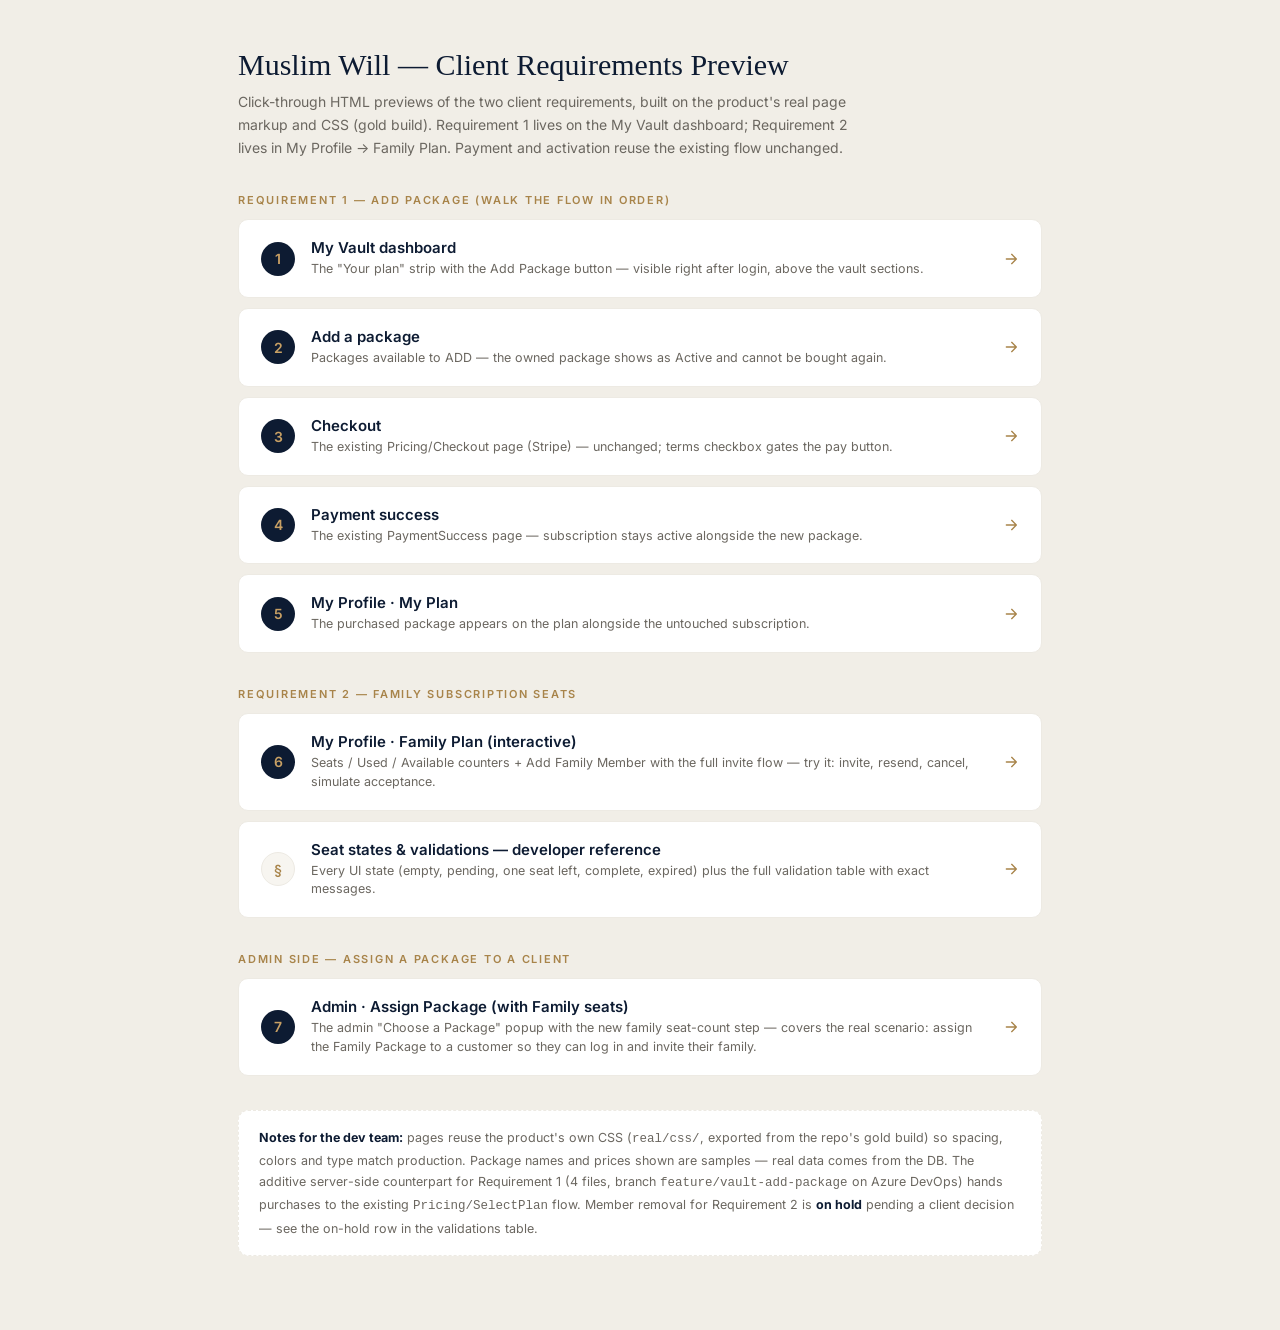
<file: client-requirements-preview/index.html>
<!DOCTYPE html>
<html lang="en">
<head>
<meta charset="utf-8">
<meta name="viewport" content="width=device-width, initial-scale=1">
<title>Muslim Will — Client Requirements Preview</title>
<link href="https://fonts.googleapis.com/css2?family=Inter:wght@400;500;600;700&display=swap" rel="stylesheet">
<style>
  :root{--navy:#0D1B32;--gold:#C8A064;--goldDk:#A8844A;--body:#2C2A26;--muted:#6B6760;--border:#EDEAE3;--inset:#F7F5F0}
  *{box-sizing:border-box}
  body{margin:0;background:#F1EEE7;font-family:'Inter',system-ui,sans-serif;color:var(--body)}
  .page{max-width:860px;margin:0 auto;padding:48px 28px 80px}
  h1{font-family:Georgia,serif;font-weight:500;font-size:30px;color:var(--navy);margin:0 0 8px}
  .lead{font-size:14px;color:var(--muted);line-height:1.65;margin:0 0 34px;max-width:640px}
  h2{font-size:11px;font-weight:600;letter-spacing:.16em;text-transform:uppercase;color:var(--goldDk);margin:34px 0 12px}
  .card{display:flex;align-items:center;gap:16px;background:#fff;border:1px solid var(--border);border-radius:10px;padding:18px 22px;margin-bottom:10px;text-decoration:none;color:inherit;transition:transform .15s}
  .card:hover{transform:translateY(-1px)}
  .num{width:34px;height:34px;border-radius:50%;background:var(--navy);color:var(--gold);font-weight:600;font-size:14px;display:flex;align-items:center;justify-content:center;flex-shrink:0}
  .num.doc{background:var(--inset);color:var(--goldDk);border:1px solid var(--border)}
  .t b{display:block;font-size:15px;font-weight:600;color:var(--navy)}
  .t span{display:block;font-size:12.5px;color:var(--muted);margin-top:3px;line-height:1.5}
  .arrow{margin-left:auto;color:var(--goldDk);flex-shrink:0}
  .note{background:#fff;border:1px dashed var(--border);border-radius:10px;padding:16px 20px;font-size:12.5px;color:var(--muted);line-height:1.7;margin-top:34px}
  .note b{color:var(--navy)}
</style>
</head>
<body>
<div class="page">
  <h1>Muslim Will — Client Requirements Preview</h1>
  <p class="lead">Click-through HTML previews of the two client requirements, built on the product's real page markup and CSS (gold build). Requirement&nbsp;1 lives on the My&nbsp;Vault dashboard; Requirement&nbsp;2 lives in My&nbsp;Profile → Family&nbsp;Plan. Payment and activation reuse the existing flow unchanged.</p>

  <h2>Requirement 1 — Add Package (walk the flow in order)</h2>
  <a class="card" href="preview-vault-dashboard.html"><span class="num">1</span><span class="t"><b>My Vault dashboard</b><span>The "Your plan" strip with the Add Package button — visible right after login, above the vault sections.</span></span><svg class="arrow" width="16" height="16" viewBox="0 0 24 24" fill="none" stroke="currentColor" stroke-width="2" stroke-linecap="round" stroke-linejoin="round"><path d="M5 12h14M13 5l7 7-7 7"/></svg></a>
  <a class="card" href="preview-add-package.html"><span class="num">2</span><span class="t"><b>Add a package</b><span>Packages available to ADD — the owned package shows as Active and cannot be bought again.</span></span><svg class="arrow" width="16" height="16" viewBox="0 0 24 24" fill="none" stroke="currentColor" stroke-width="2" stroke-linecap="round" stroke-linejoin="round"><path d="M5 12h14M13 5l7 7-7 7"/></svg></a>
  <a class="card" href="preview-checkout.html"><span class="num">3</span><span class="t"><b>Checkout</b><span>The existing Pricing/Checkout page (Stripe) — unchanged; terms checkbox gates the pay button.</span></span><svg class="arrow" width="16" height="16" viewBox="0 0 24 24" fill="none" stroke="currentColor" stroke-width="2" stroke-linecap="round" stroke-linejoin="round"><path d="M5 12h14M13 5l7 7-7 7"/></svg></a>
  <a class="card" href="preview-success.html"><span class="num">4</span><span class="t"><b>Payment success</b><span>The existing PaymentSuccess page — subscription stays active alongside the new package.</span></span><svg class="arrow" width="16" height="16" viewBox="0 0 24 24" fill="none" stroke="currentColor" stroke-width="2" stroke-linecap="round" stroke-linejoin="round"><path d="M5 12h14M13 5l7 7-7 7"/></svg></a>
  <a class="card" href="preview-profile.html"><span class="num">5</span><span class="t"><b>My Profile · My Plan</b><span>The purchased package appears on the plan alongside the untouched subscription.</span></span><svg class="arrow" width="16" height="16" viewBox="0 0 24 24" fill="none" stroke="currentColor" stroke-width="2" stroke-linecap="round" stroke-linejoin="round"><path d="M5 12h14M13 5l7 7-7 7"/></svg></a>

  <h2>Requirement 2 — Family Subscription seats</h2>
  <a class="card" href="preview-profile-family.html"><span class="num">6</span><span class="t"><b>My Profile · Family Plan (interactive)</b><span>Seats / Used / Available counters + Add Family Member with the full invite flow — try it: invite, resend, cancel, simulate acceptance.</span></span><svg class="arrow" width="16" height="16" viewBox="0 0 24 24" fill="none" stroke="currentColor" stroke-width="2" stroke-linecap="round" stroke-linejoin="round"><path d="M5 12h14M13 5l7 7-7 7"/></svg></a>
  <a class="card" href="preview-family-states.html"><span class="num doc">§</span><span class="t"><b>Seat states &amp; validations — developer reference</b><span>Every UI state (empty, pending, one seat left, complete, expired) plus the full validation table with exact messages.</span></span><svg class="arrow" width="16" height="16" viewBox="0 0 24 24" fill="none" stroke="currentColor" stroke-width="2" stroke-linecap="round" stroke-linejoin="round"><path d="M5 12h14M13 5l7 7-7 7"/></svg></a>

  <h2>Admin side — assign a package to a client</h2>
  <a class="card" href="preview-admin-assign-package.html"><span class="num">7</span><span class="t"><b>Admin · Assign Package (with Family seats)</b><span>The admin "Choose a Package" popup with the new family seat-count step — covers the real scenario: assign the Family Package to a customer so they can log in and invite their family.</span></span><svg class="arrow" width="16" height="16" viewBox="0 0 24 24" fill="none" stroke="currentColor" stroke-width="2" stroke-linecap="round" stroke-linejoin="round"><path d="M5 12h14M13 5l7 7-7 7"/></svg></a>

  <div class="note">
    <b>Notes for the dev team:</b> pages reuse the product's own CSS (<code>real/css/</code>, exported from the repo's gold build) so spacing, colors and type match production. Package names and prices shown are samples — real data comes from the DB. The additive server-side counterpart for Requirement&nbsp;1 (4 files, branch <code>feature/vault-add-package</code> on Azure DevOps) hands purchases to the existing <code>Pricing/SelectPlan</code> flow. Member removal for Requirement&nbsp;2 is <b>on hold</b> pending a client decision — see the on-hold row in the validations table.
  </div>
</div>
</body>
</html>
</file>
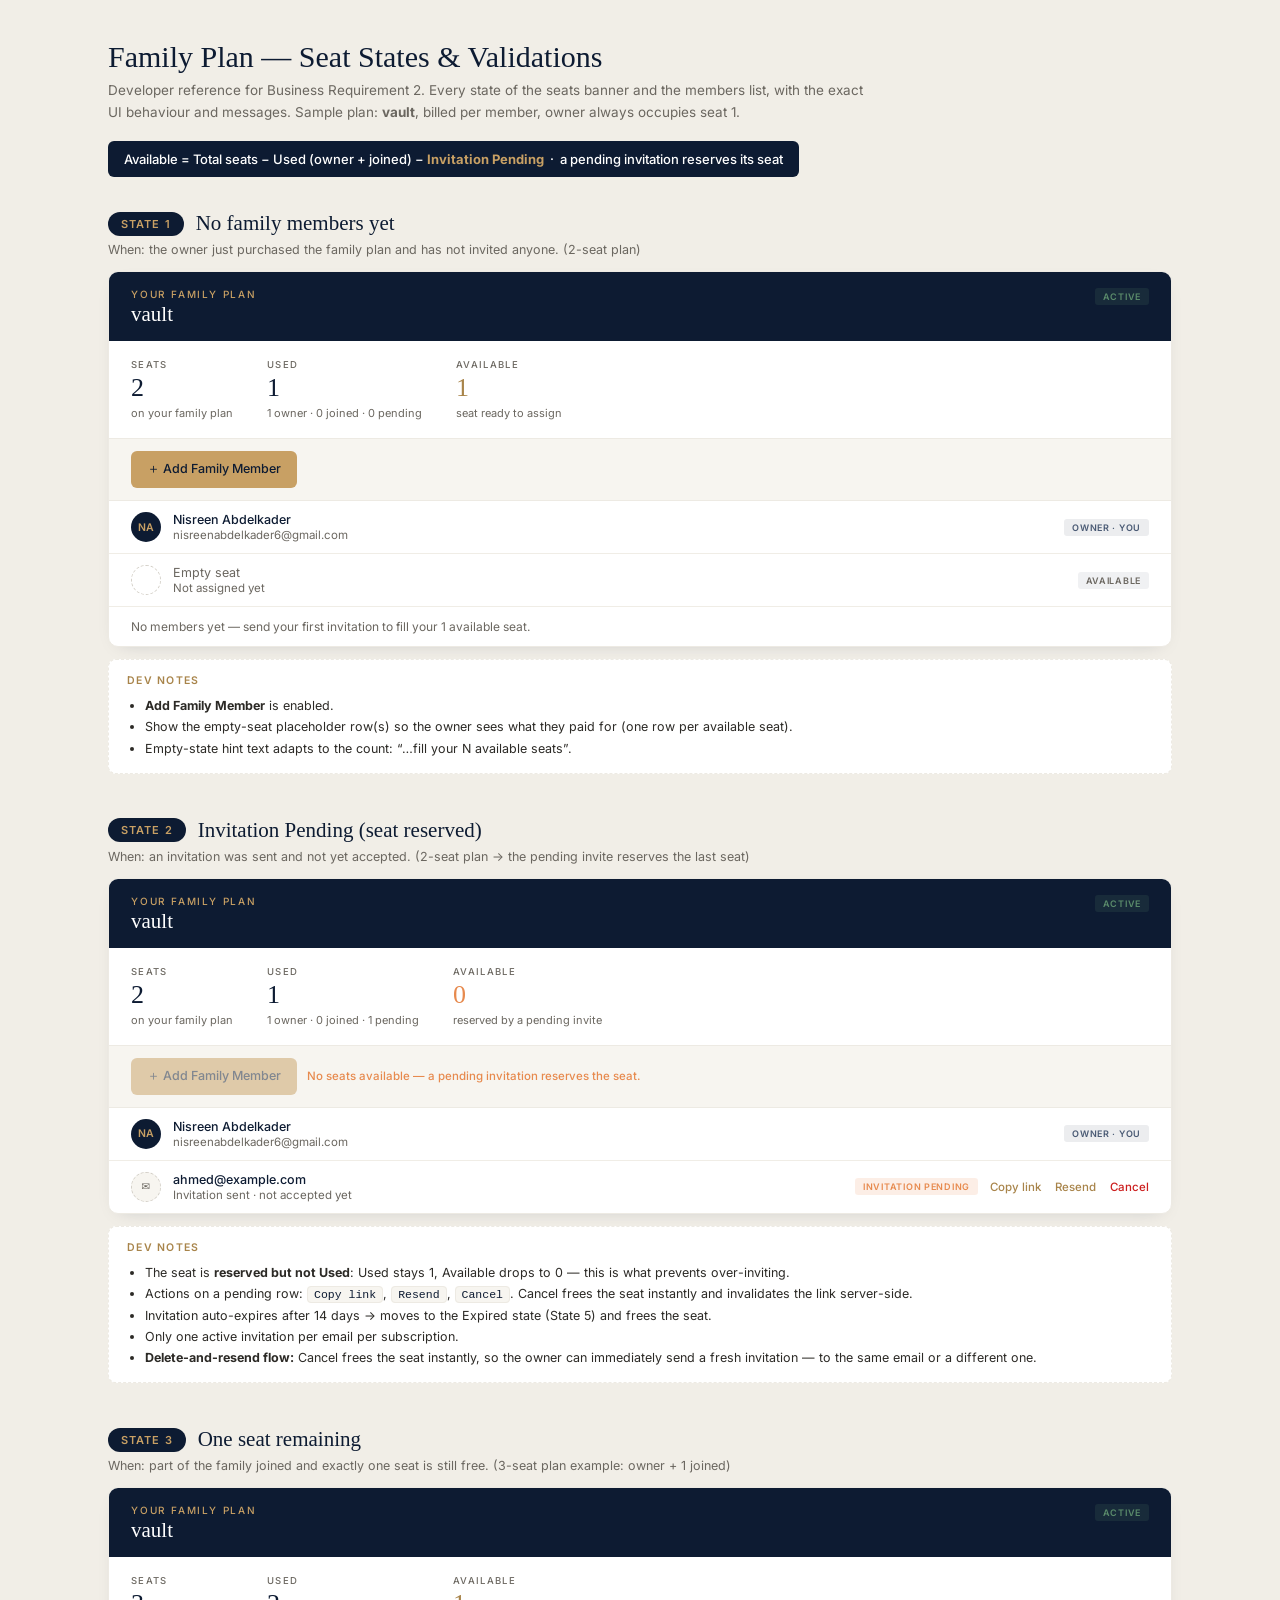
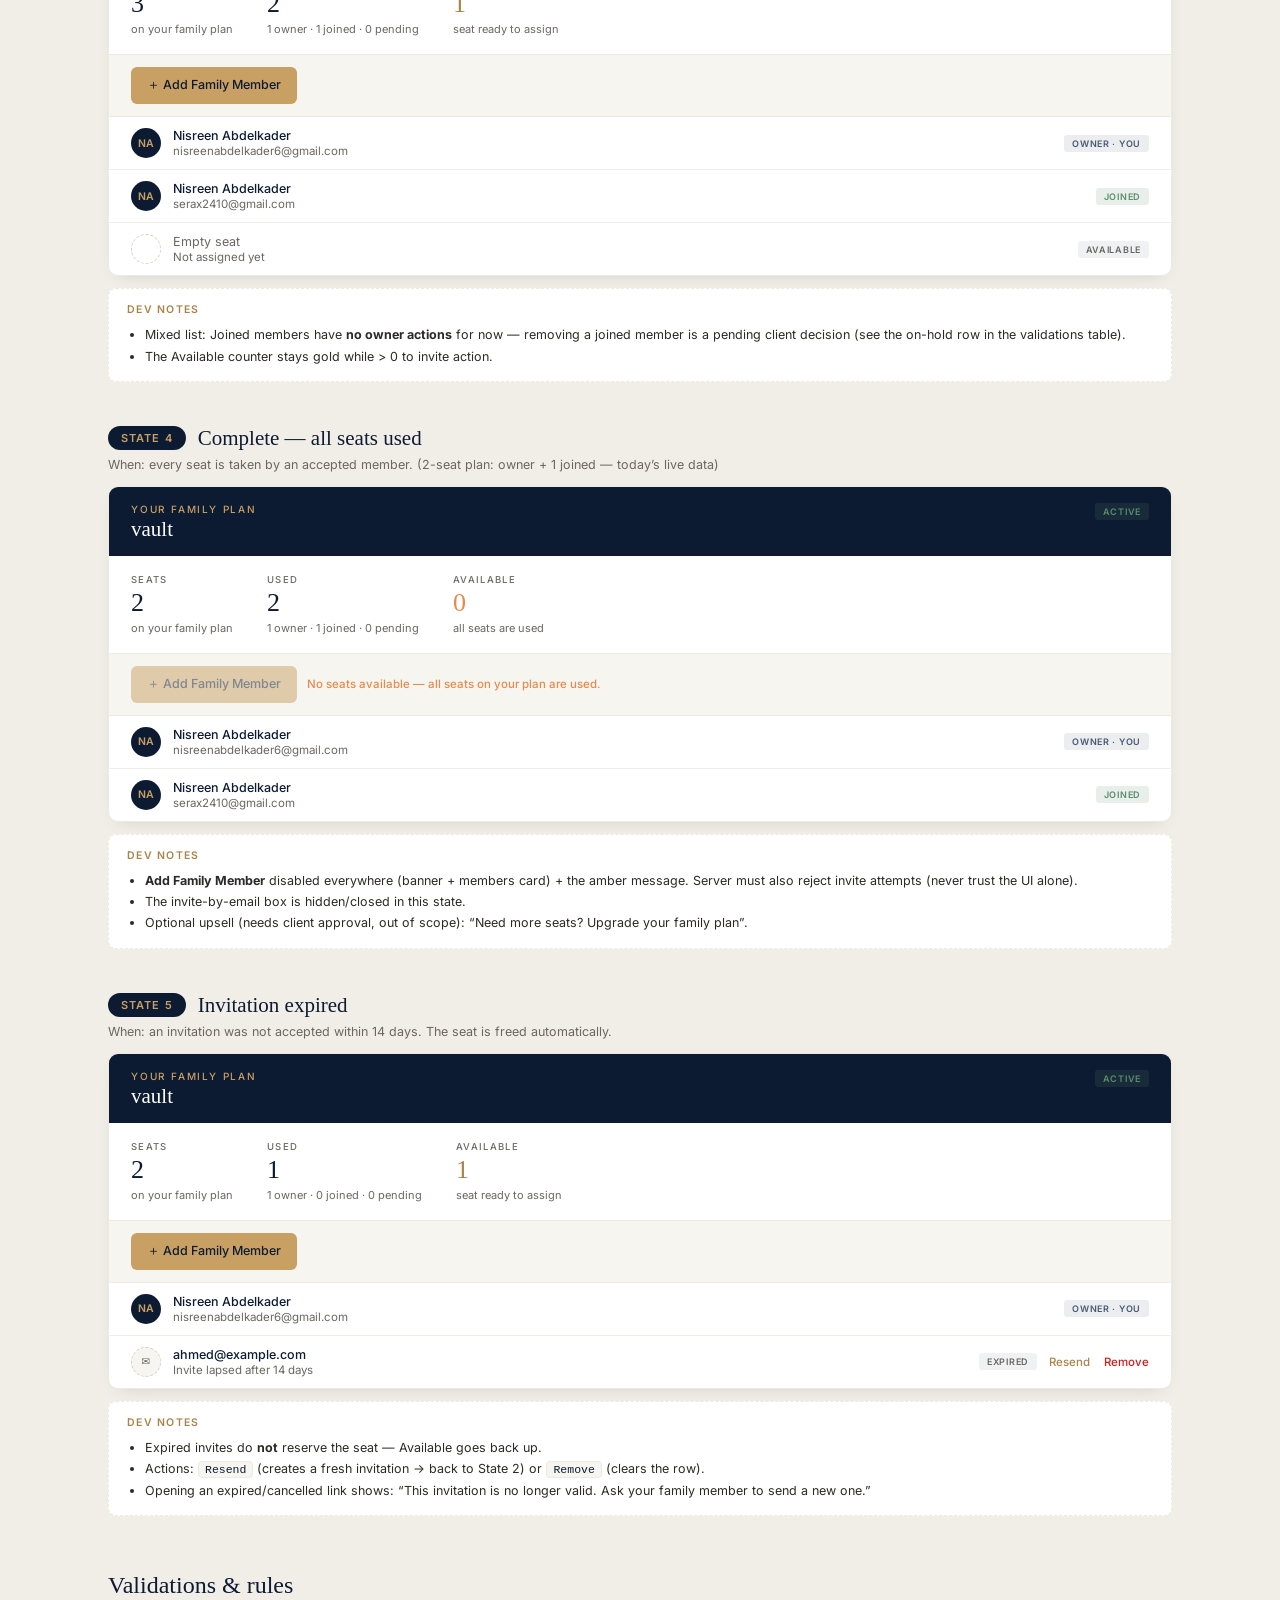
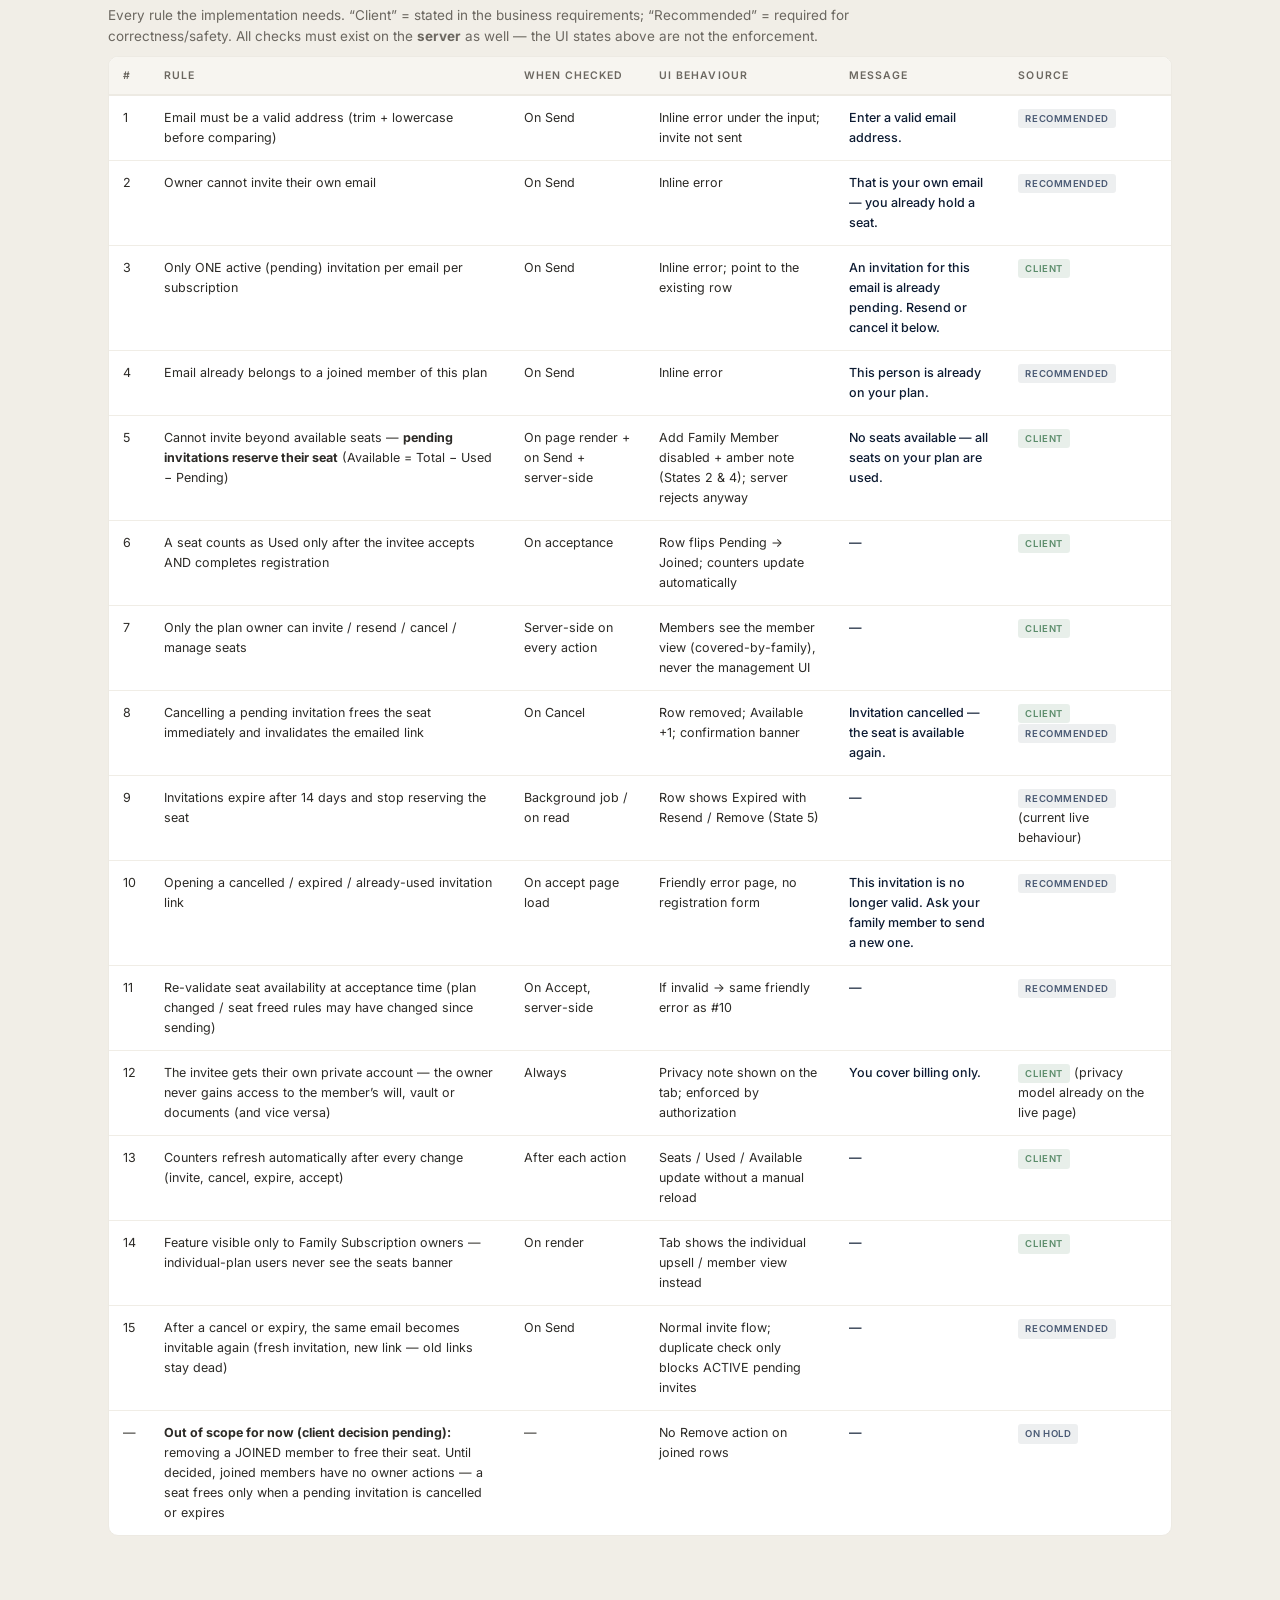
<file: client-requirements-preview/preview-family-states.html>
<!DOCTYPE html>
<html lang="en">
<head>
<meta charset="utf-8">
<meta name="viewport" content="width=device-width, initial-scale=1">
<title>Family Plan — Seat States &amp; Validations (dev reference)</title>
<link href="https://fonts.googleapis.com/css2?family=Inter:wght@400;500;600;700&display=swap" rel="stylesheet">
<style>
  :root{--navy:#0D1B32;--gold:#C8A064;--goldDk:#A8844A;--body:#2C2A26;--muted:#6B6760;--border:#EDEAE3;--inset:#F7F5F0;--green:#5B8C6B;--greenBg:rgba(91,140,107,.14);--amber:#E78A4E;--amberBg:rgba(231,138,78,.14);--red:#CC1E1E;--redBg:rgba(204,30,30,.07)}
  *{box-sizing:border-box}
  body{margin:0;background:#F1EEE7;font-family:'Inter',system-ui,sans-serif;color:var(--body)}
  .page{max-width:1120px;margin:0 auto;padding:40px 28px 80px}
  h1{font-family:Georgia,serif;font-weight:500;font-size:30px;color:var(--navy);margin:0 0 6px}
  .lead{font-size:13.5px;color:var(--muted);margin:0 0 8px;line-height:1.6;max-width:760px}
  .formula{display:inline-block;background:var(--navy);color:#fff;border-radius:6px;padding:10px 16px;font-size:13px;font-weight:500;margin:10px 0 34px}
  .formula b{color:var(--gold)}

  .state{margin:0 0 44px}
  .state-head{display:flex;align-items:center;gap:12px;margin:0 0 6px}
  .state-chip{background:var(--navy);color:var(--gold);font-size:11px;font-weight:600;letter-spacing:.1em;text-transform:uppercase;border-radius:999px;padding:5px 13px}
  .state-title{font-family:Georgia,serif;font-weight:500;font-size:21px;color:var(--navy);margin:0}
  .when{font-size:12.5px;color:var(--muted);margin:0 0 14px}

  /* mock of the Family plan card */
  .mock{background:#fff;border:1px solid var(--border);border-radius:10px;overflow:hidden;box-shadow:0 6px 18px -12px rgba(13,27,50,.25)}
  .mock-head{background:var(--navy);padding:16px 22px;display:flex;justify-content:space-between;align-items:flex-start}
  .mock-head .eyebrow{font-size:10px;font-weight:500;letter-spacing:.18em;text-transform:uppercase;color:var(--gold);margin:0 0 4px}
  .mock-head h3{font-family:Georgia,serif;font-weight:500;font-size:21px;color:#fff;margin:0;line-height:1}
  .badge{display:inline-flex;align-items:center;gap:5px;font-size:9px;font-weight:600;padding:3px 8px;border-radius:3px;letter-spacing:.08em;text-transform:uppercase}
  .badge.green{background:var(--greenBg);color:var(--green)}
  .badge.amber{background:var(--amberBg);color:var(--amber)}
  .badge.navy{background:rgba(13,27,50,.08);color:#4A5A74}
  .badge.muted{background:rgba(13,27,50,.06);color:var(--muted)}
  .stats{display:flex;gap:34px;flex-wrap:wrap;padding:18px 22px}
  .stat .l{font-size:9.5px;font-weight:500;letter-spacing:.14em;text-transform:uppercase;color:var(--muted);margin:0}
  .stat .v{font-family:Georgia,serif;font-weight:500;font-size:26px;color:var(--navy);margin:5px 0 0;line-height:1}
  .stat.gold .v{color:var(--goldDk)}
  .stat.warn .v{color:var(--amber)}
  .stat .n{font-size:11px;color:var(--muted);margin:5px 0 0}
  .actions{border-top:1px solid var(--border);background:var(--inset);padding:12px 22px;display:flex;align-items:center;gap:10px;flex-wrap:wrap}
  .btn{font-weight:500;font-size:12.5px;padding:9px 15px;border-radius:6px;display:inline-flex;align-items:center;gap:7px;border:1px solid transparent;white-space:nowrap}
  .btn-gold{background:var(--gold);color:var(--navy)}
  .btn-gold.off{opacity:.5}
  .warn-note{font-size:11.5px;font-weight:500;color:var(--amber);margin:0}
  .rows{border-top:1px solid var(--border)}
  .mrow{display:flex;align-items:center;gap:12px;padding:11px 22px;border-top:1px solid #F0EDE6;flex-wrap:wrap}
  .mrow:first-child{border-top:none}
  .av{width:30px;height:30px;border-radius:50%;background:var(--navy);color:var(--gold);font-size:10.5px;font-weight:600;display:inline-flex;align-items:center;justify-content:center;flex-shrink:0}
  .av.ghost{background:var(--inset);border:1px dashed #D4D0C8;color:var(--muted)}
  .av.slot{background:transparent;border:1.5px dashed #D4D0C8;color:transparent}
  .mrow .who{flex:1;min-width:170px}
  .mrow .who b{display:block;font-size:12.5px;font-weight:500;color:var(--navy)}
  .mrow .who span{display:block;font-size:11.5px;color:var(--muted);margin-top:1px}
  .lnk{font-size:11.5px;font-weight:500;color:var(--goldDk)}
  .lnk.red{color:var(--red)}
  .hint{padding:12px 22px;font-size:12px;color:var(--muted);border-top:1px solid #F0EDE6}

  .notes{margin:12px 0 0;padding:14px 18px;background:#fff;border:1px dashed var(--border);border-radius:8px}
  .notes p{font-size:10.5px;font-weight:600;letter-spacing:.12em;text-transform:uppercase;color:var(--goldDk);margin:0 0 8px}
  .notes ul{margin:0;padding-left:18px}
  .notes li{font-size:12.5px;line-height:1.7;color:var(--body)}
  .notes code{background:var(--inset);border:1px solid var(--border);border-radius:4px;padding:1px 6px;font-size:11.5px;color:var(--navy)}

  /* validations table */
  h2.vtitle{font-family:Georgia,serif;font-weight:500;font-size:24px;color:var(--navy);margin:56px 0 6px}
  .vwrap{overflow-x:auto;background:#fff;border:1px solid var(--border);border-radius:10px}
  table{border-collapse:collapse;width:100%;min-width:900px}
  th{font-size:10.5px;font-weight:600;letter-spacing:.1em;text-transform:uppercase;color:var(--muted);text-align:left;padding:12px 14px;border-bottom:2px solid var(--border);background:var(--inset)}
  td{font-size:12.5px;line-height:1.6;padding:12px 14px;border-bottom:1px solid #F0EDE6;vertical-align:top}
  tr:last-child td{border-bottom:none}
  td.msg{color:var(--navy);font-weight:500}
  .src{display:inline-block;font-size:9.5px;font-weight:600;letter-spacing:.06em;text-transform:uppercase;border-radius:3px;padding:2px 7px}
  .src.client{background:var(--greenBg);color:var(--green)}
  .src.rec{background:rgba(13,27,50,.07);color:#4A5A74}
</style>
</head>
<body>
<div class="page">
  <h1>Family Plan — Seat States &amp; Validations</h1>
  <p class="lead">Developer reference for Business Requirement 2. Every state of the seats banner and the members list, with the exact UI behaviour and messages. Sample plan: <b>vault</b>, billed per member, owner always occupies seat&nbsp;1.</p>
  <div class="formula">Available = Total seats − Used (owner + joined) − <b>Invitation Pending</b> &nbsp;·&nbsp; a pending invitation reserves its seat</div>

  <!-- ══════════ STATE 1 ══════════ -->
  <div class="state">
    <div class="state-head"><span class="state-chip">State 1</span><h3 class="state-title">No family members yet</h3></div>
    <p class="when">When: the owner just purchased the family plan and has not invited anyone. (2-seat plan)</p>
    <div class="mock">
      <div class="mock-head"><div><p class="eyebrow">Your family plan</p><h3>vault</h3></div><span class="badge green">Active</span></div>
      <div class="stats">
        <div class="stat"><p class="l">Seats</p><p class="v">2</p><p class="n">on your family plan</p></div>
        <div class="stat"><p class="l">Used</p><p class="v">1</p><p class="n">1 owner · 0 joined · 0 pending</p></div>
        <div class="stat gold"><p class="l">Available</p><p class="v">1</p><p class="n">seat ready to assign</p></div>
      </div>
      <div class="actions"><span class="btn btn-gold">＋ Add Family Member</span></div>
      <div class="rows">
        <div class="mrow"><span class="av">NA</span><span class="who"><b>Nisreen Abdelkader</b><span>nisreenabdelkader6@gmail.com</span></span><span class="badge navy">Owner · you</span></div>
        <div class="mrow"><span class="av slot">·</span><span class="who"><b style="color:var(--muted);font-weight:400;">Empty seat</b><span>Not assigned yet</span></span><span class="badge muted">Available</span></div>
      </div>
      <div class="hint">No members yet — send your first invitation to fill your 1 available seat.</div>
    </div>
    <div class="notes"><p>Dev notes</p><ul>
      <li><b>Add Family Member</b> is enabled.</li>
      <li>Show the empty-seat placeholder row(s) so the owner sees what they paid for (one row per available seat).</li>
      <li>Empty-state hint text adapts to the count: “…fill your N available seats”.</li>
    </ul></div>
  </div>

  <!-- ══════════ STATE 2 ══════════ -->
  <div class="state">
    <div class="state-head"><span class="state-chip">State 2</span><h3 class="state-title">Invitation Pending (seat reserved)</h3></div>
    <p class="when">When: an invitation was sent and not yet accepted. (2-seat plan → the pending invite reserves the last seat)</p>
    <div class="mock">
      <div class="mock-head"><div><p class="eyebrow">Your family plan</p><h3>vault</h3></div><span class="badge green">Active</span></div>
      <div class="stats">
        <div class="stat"><p class="l">Seats</p><p class="v">2</p><p class="n">on your family plan</p></div>
        <div class="stat"><p class="l">Used</p><p class="v">1</p><p class="n">1 owner · 0 joined · 1 pending</p></div>
        <div class="stat warn"><p class="l">Available</p><p class="v">0</p><p class="n">reserved by a pending invite</p></div>
      </div>
      <div class="actions"><span class="btn btn-gold off">＋ Add Family Member</span><p class="warn-note">No seats available — a pending invitation reserves the seat.</p></div>
      <div class="rows">
        <div class="mrow"><span class="av">NA</span><span class="who"><b>Nisreen Abdelkader</b><span>nisreenabdelkader6@gmail.com</span></span><span class="badge navy">Owner · you</span></div>
        <div class="mrow"><span class="av ghost">✉</span><span class="who"><b>ahmed@example.com</b><span>Invitation sent · not accepted yet</span></span><span class="badge amber">Invitation Pending</span><span style="display:inline-flex;gap:14px;"><span class="lnk">Copy link</span><span class="lnk">Resend</span><span class="lnk red">Cancel</span></span></div>
      </div>
    </div>
    <div class="notes"><p>Dev notes</p><ul>
      <li>The seat is <b>reserved but not Used</b>: Used stays 1, Available drops to 0 — this is what prevents over-inviting.</li>
      <li>Actions on a pending row: <code>Copy link</code>, <code>Resend</code>, <code>Cancel</code>. Cancel frees the seat instantly and invalidates the link server-side.</li>
      <li>Invitation auto-expires after 14 days → moves to the Expired state (State 5) and frees the seat.</li>
      <li>Only one active invitation per email per subscription.</li>
      <li><b>Delete-and-resend flow:</b> Cancel frees the seat instantly, so the owner can immediately send a fresh invitation — to the same email or a different one.</li>
    </ul></div>
  </div>

  <!-- ══════════ STATE 3 ══════════ -->
  <div class="state">
    <div class="state-head"><span class="state-chip">State 3</span><h3 class="state-title">One seat remaining</h3></div>
    <p class="when">When: part of the family joined and exactly one seat is still free. (3-seat plan example: owner + 1 joined)</p>
    <div class="mock">
      <div class="mock-head"><div><p class="eyebrow">Your family plan</p><h3>vault</h3></div><span class="badge green">Active</span></div>
      <div class="stats">
        <div class="stat"><p class="l">Seats</p><p class="v">3</p><p class="n">on your family plan</p></div>
        <div class="stat"><p class="l">Used</p><p class="v">2</p><p class="n">1 owner · 1 joined · 0 pending</p></div>
        <div class="stat gold"><p class="l">Available</p><p class="v">1</p><p class="n">seat ready to assign</p></div>
      </div>
      <div class="actions"><span class="btn btn-gold">＋ Add Family Member</span></div>
      <div class="rows">
        <div class="mrow"><span class="av">NA</span><span class="who"><b>Nisreen Abdelkader</b><span>nisreenabdelkader6@gmail.com</span></span><span class="badge navy">Owner · you</span></div>
        <div class="mrow"><span class="av">NA</span><span class="who"><b>Nisreen Abdelkader</b><span>serax2410@gmail.com</span></span><span class="badge green">Joined</span></div>
        <div class="mrow"><span class="av slot">·</span><span class="who"><b style="color:var(--muted);font-weight:400;">Empty seat</b><span>Not assigned yet</span></span><span class="badge muted">Available</span></div>
      </div>
    </div>
    <div class="notes"><p>Dev notes</p><ul>
      <li>Mixed list: Joined members have <b>no owner actions</b> for now — removing a joined member is a pending client decision (see the on-hold row in the validations table).</li>
      <li>The Available counter stays gold while &gt; 0 to invite action.</li>
    </ul></div>
  </div>

  <!-- ══════════ STATE 4 ══════════ -->
  <div class="state">
    <div class="state-head"><span class="state-chip">State 4</span><h3 class="state-title">Complete — all seats used</h3></div>
    <p class="when">When: every seat is taken by an accepted member. (2-seat plan: owner + 1 joined — today’s live data)</p>
    <div class="mock">
      <div class="mock-head"><div><p class="eyebrow">Your family plan</p><h3>vault</h3></div><span class="badge green">Active</span></div>
      <div class="stats">
        <div class="stat"><p class="l">Seats</p><p class="v">2</p><p class="n">on your family plan</p></div>
        <div class="stat"><p class="l">Used</p><p class="v">2</p><p class="n">1 owner · 1 joined · 0 pending</p></div>
        <div class="stat warn"><p class="l">Available</p><p class="v">0</p><p class="n">all seats are used</p></div>
      </div>
      <div class="actions"><span class="btn btn-gold off">＋ Add Family Member</span><p class="warn-note">No seats available — all seats on your plan are used.</p></div>
      <div class="rows">
        <div class="mrow"><span class="av">NA</span><span class="who"><b>Nisreen Abdelkader</b><span>nisreenabdelkader6@gmail.com</span></span><span class="badge navy">Owner · you</span></div>
        <div class="mrow"><span class="av">NA</span><span class="who"><b>Nisreen Abdelkader</b><span>serax2410@gmail.com</span></span><span class="badge green">Joined</span></div>
      </div>
    </div>
    <div class="notes"><p>Dev notes</p><ul>
      <li><b>Add Family Member</b> disabled everywhere (banner + members card) + the amber message. Server must also reject invite attempts (never trust the UI alone).</li>
      <li>The invite-by-email box is hidden/closed in this state.</li>
      <li>Optional upsell (needs client approval, out of scope): “Need more seats? Upgrade your family plan”.</li>
    </ul></div>
  </div>

  <!-- ══════════ STATE 5 ══════════ -->
  <div class="state">
    <div class="state-head"><span class="state-chip">State 5</span><h3 class="state-title">Invitation expired</h3></div>
    <p class="when">When: an invitation was not accepted within 14 days. The seat is freed automatically.</p>
    <div class="mock">
      <div class="mock-head"><div><p class="eyebrow">Your family plan</p><h3>vault</h3></div><span class="badge green">Active</span></div>
      <div class="stats">
        <div class="stat"><p class="l">Seats</p><p class="v">2</p><p class="n">on your family plan</p></div>
        <div class="stat"><p class="l">Used</p><p class="v">1</p><p class="n">1 owner · 0 joined · 0 pending</p></div>
        <div class="stat gold"><p class="l">Available</p><p class="v">1</p><p class="n">seat ready to assign</p></div>
      </div>
      <div class="actions"><span class="btn btn-gold">＋ Add Family Member</span></div>
      <div class="rows">
        <div class="mrow"><span class="av">NA</span><span class="who"><b>Nisreen Abdelkader</b><span>nisreenabdelkader6@gmail.com</span></span><span class="badge navy">Owner · you</span></div>
        <div class="mrow"><span class="av ghost">✉</span><span class="who"><b>ahmed@example.com</b><span>Invite lapsed after 14 days</span></span><span class="badge muted">Expired</span><span style="display:inline-flex;gap:14px;"><span class="lnk">Resend</span><span class="lnk red">Remove</span></span></div>
      </div>
    </div>
    <div class="notes"><p>Dev notes</p><ul>
      <li>Expired invites do <b>not</b> reserve the seat — Available goes back up.</li>
      <li>Actions: <code>Resend</code> (creates a fresh invitation → back to State 2) or <code>Remove</code> (clears the row).</li>
      <li>Opening an expired/cancelled link shows: “This invitation is no longer valid. Ask your family member to send a new one.”</li>
    </ul></div>
  </div>

  <!-- ══════════ VALIDATIONS ══════════ -->
  <h2 class="vtitle">Validations &amp; rules</h2>
  <p class="lead">Every rule the implementation needs. “Client” = stated in the business requirements; “Recommended” = required for correctness/safety. All checks must exist on the <b>server</b> as well — the UI states above are not the enforcement.</p>
  <div class="vwrap">
  <table>
    <tr><th>#</th><th>Rule</th><th>When checked</th><th>UI behaviour</th><th>Message</th><th>Source</th></tr>
    <tr><td>1</td><td>Email must be a valid address (trim + lowercase before comparing)</td><td>On Send</td><td>Inline error under the input; invite not sent</td><td class="msg">Enter a valid email address.</td><td><span class="src rec">Recommended</span></td></tr>
    <tr><td>2</td><td>Owner cannot invite their own email</td><td>On Send</td><td>Inline error</td><td class="msg">That is your own email — you already hold a seat.</td><td><span class="src rec">Recommended</span></td></tr>
    <tr><td>3</td><td>Only ONE active (pending) invitation per email per subscription</td><td>On Send</td><td>Inline error; point to the existing row</td><td class="msg">An invitation for this email is already pending. Resend or cancel it below.</td><td><span class="src client">Client</span></td></tr>
    <tr><td>4</td><td>Email already belongs to a joined member of this plan</td><td>On Send</td><td>Inline error</td><td class="msg">This person is already on your plan.</td><td><span class="src rec">Recommended</span></td></tr>
    <tr><td>5</td><td>Cannot invite beyond available seats — <b>pending invitations reserve their seat</b> (Available = Total − Used − Pending)</td><td>On page render + on Send + server-side</td><td>Add Family Member disabled + amber note (States 2 &amp; 4); server rejects anyway</td><td class="msg">No seats available — all seats on your plan are used.</td><td><span class="src client">Client</span></td></tr>
    <tr><td>6</td><td>A seat counts as Used only after the invitee accepts AND completes registration</td><td>On acceptance</td><td>Row flips Pending → Joined; counters update automatically</td><td class="msg">—</td><td><span class="src client">Client</span></td></tr>
    <tr><td>7</td><td>Only the plan owner can invite / resend / cancel / manage seats</td><td>Server-side on every action</td><td>Members see the member view (covered-by-family), never the management UI</td><td class="msg">—</td><td><span class="src client">Client</span></td></tr>
    <tr><td>8</td><td>Cancelling a pending invitation frees the seat immediately and invalidates the emailed link</td><td>On Cancel</td><td>Row removed; Available +1; confirmation banner</td><td class="msg">Invitation cancelled — the seat is available again.</td><td><span class="src client">Client</span> <span class="src rec">Recommended</span></td></tr>
    <tr><td>9</td><td>Invitations expire after 14 days and stop reserving the seat</td><td>Background job / on read</td><td>Row shows Expired with Resend / Remove (State 5)</td><td class="msg">—</td><td><span class="src rec">Recommended</span> (current live behaviour)</td></tr>
    <tr><td>10</td><td>Opening a cancelled / expired / already-used invitation link</td><td>On accept page load</td><td>Friendly error page, no registration form</td><td class="msg">This invitation is no longer valid. Ask your family member to send a new one.</td><td><span class="src rec">Recommended</span></td></tr>
    <tr><td>11</td><td>Re-validate seat availability at acceptance time (plan changed / seat freed rules may have changed since sending)</td><td>On Accept, server-side</td><td>If invalid → same friendly error as #10</td><td class="msg">—</td><td><span class="src rec">Recommended</span></td></tr>
    <tr><td>12</td><td>The invitee gets their own private account — the owner never gains access to the member’s will, vault or documents (and vice versa)</td><td>Always</td><td>Privacy note shown on the tab; enforced by authorization</td><td class="msg">You cover billing only.</td><td><span class="src client">Client</span> (privacy model already on the live page)</td></tr>
    <tr><td>13</td><td>Counters refresh automatically after every change (invite, cancel, expire, accept)</td><td>After each action</td><td>Seats / Used / Available update without a manual reload</td><td class="msg">—</td><td><span class="src client">Client</span></td></tr>
    <tr><td>14</td><td>Feature visible only to Family Subscription owners — individual-plan users never see the seats banner</td><td>On render</td><td>Tab shows the individual upsell / member view instead</td><td class="msg">—</td><td><span class="src client">Client</span></td></tr>
    <tr><td>15</td><td>After a cancel or expiry, the same email becomes invitable again (fresh invitation, new link — old links stay dead)</td><td>On Send</td><td>Normal invite flow; duplicate check only blocks ACTIVE pending invites</td><td class="msg">—</td><td><span class="src rec">Recommended</span></td></tr>
    <tr><td>—</td><td><b>Out of scope for now (client decision pending):</b> removing a JOINED member to free their seat. Until decided, joined members have no owner actions — a seat frees only when a pending invitation is cancelled or expires</td><td>—</td><td>No Remove action on joined rows</td><td class="msg">—</td><td><span class="src rec">On hold</span></td></tr>
  </table>
  </div>
</div>
</body>
</html>
</file>
